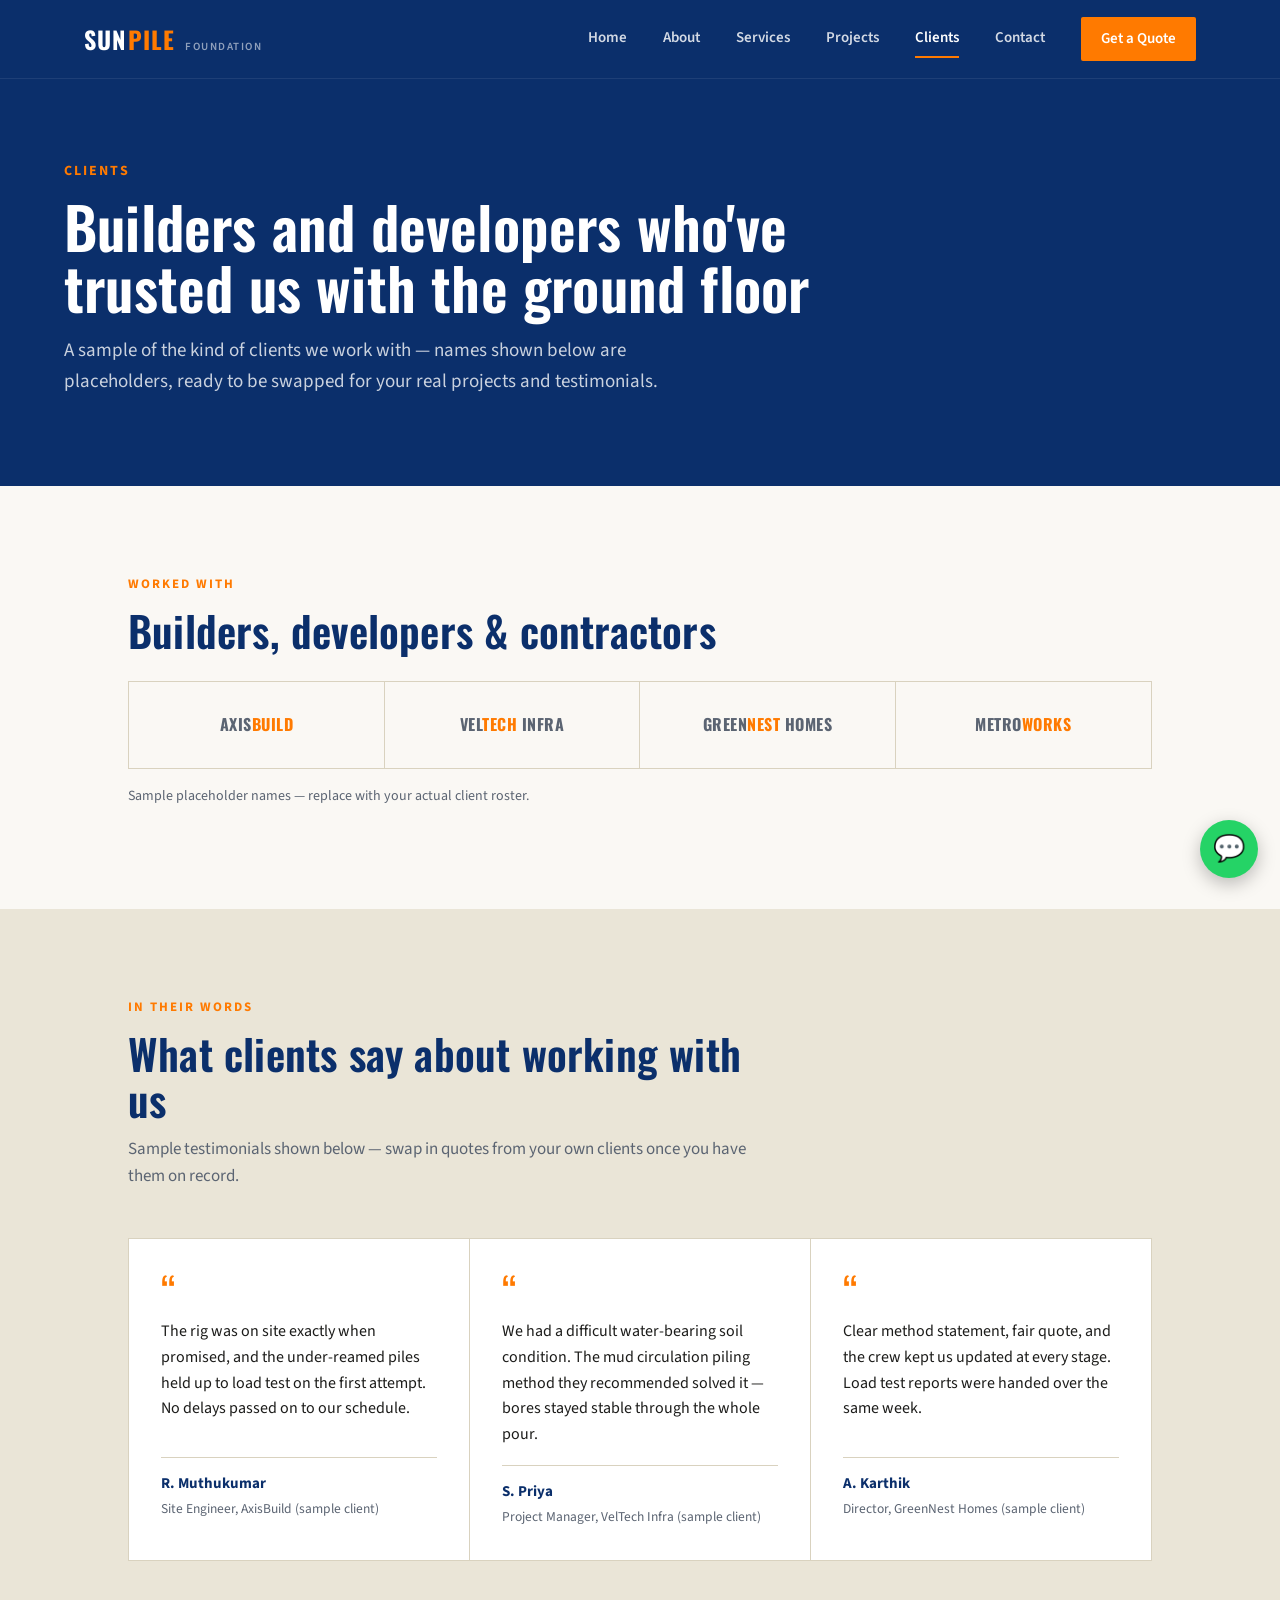
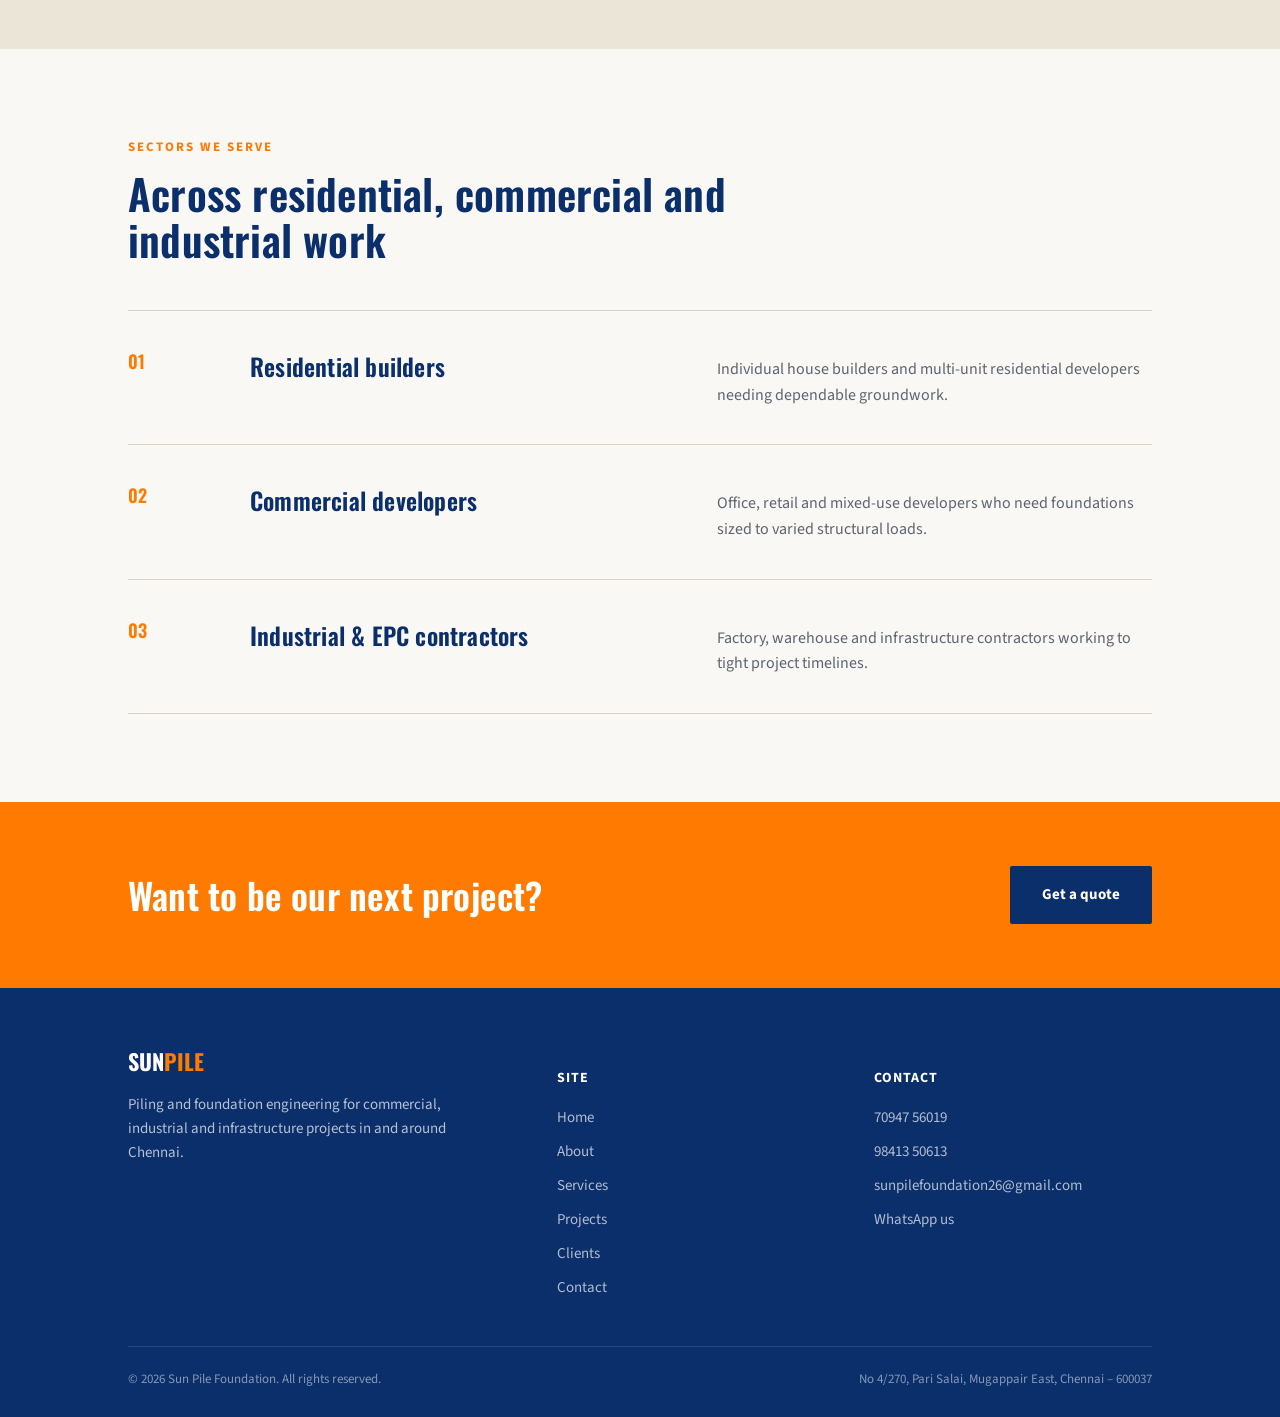
<file: clients.html>
<!DOCTYPE html>
<html lang="en">
<head>
<meta charset="UTF-8">
<meta name="viewport" content="width=device-width, initial-scale=1.0">
<title>Clients | Sun Pile Foundation</title>
<meta name="description" content="Builders, developers and contractors who have trusted Sun Pile Foundation with their piling and foundation work.">
<link rel="stylesheet" href="./style.css">
</head>
<body data-page="clients">

<header class="site-header">
  <div class="wrap">
    <a href="index.html" class="logo">SUN<span>PILE</span><small>FOUNDATION</small></a>
    <nav class="nav-links" id="navLinks">
      <a href="index.html">Home</a>
      <a href="about.html">About</a>
      <a href="services.html">Services</a>
      <a href="projects.html">Projects</a>
      <a href="clients.html" aria-current="page">Clients</a>
      <a href="contact.html">Contact</a>
      <a href="contact.html" class="nav-cta">Get a Quote</a>
    </nav>
    <button class="nav-toggle" aria-label="Toggle menu" aria-expanded="false">
      <span></span><span></span><span></span>
    </button>
  </div>
</header>

<section class="page-hero">
  <div class="wrap">
    <span class="kicker">Clients</span>
    <h1>Builders and developers who've trusted us with the ground floor</h1>
    <p class="lede">A sample of the kind of clients we work with — names shown below are placeholders, ready to be swapped for your real projects and testimonials.</p>
  </div>
</section>

<section aria-label="Client logos">
  <div class="wrap">
    <div class="section-head" style="margin-bottom:28px;">
      <span class="eyebrow">Worked with</span>
      <h2>Builders, developers &amp; contractors</h2>
    </div>
    <div class="logo-strip">
      <div><span class="mark">AXIS<span>BUILD</span></span></div>
      <div><span class="mark">VEL<span>TECH</span> INFRA</span></div>
      <div><span class="mark">GREEN<span>NEST</span> HOMES</span></div>
      <div><span class="mark">METRO<span>WORKS</span></span></div>
    </div>
    <p style="color:var(--steel);font-size:14px;margin-top:16px;">Sample placeholder names — replace with your actual client roster.</p>
  </div>
</section>

<section class="section-alt" aria-label="Client testimonials">
  <div class="wrap">
    <div class="section-head">
      <span class="eyebrow">In their words</span>
      <h2>What clients say about working with us</h2>
      <p>Sample testimonials shown below — swap in quotes from your own clients once you have them on record.</p>
    </div>

    <div class="testimonial-grid">
      <div class="testimonial">
        <span class="quote-mark">&ldquo;</span>
        <p class="quote">The rig was on site exactly when promised, and the under-reamed piles held up to load test on the first attempt. No delays passed on to our schedule.</p>
        <div class="who">
          <div class="name">R. Muthukumar</div>
          <div class="role">Site Engineer, AxisBuild (sample client)</div>
        </div>
      </div>
      <div class="testimonial">
        <span class="quote-mark">&ldquo;</span>
        <p class="quote">We had a difficult water-bearing soil condition. The mud circulation piling method they recommended solved it — bores stayed stable through the whole pour.</p>
        <div class="who">
          <div class="name">S. Priya</div>
          <div class="role">Project Manager, VelTech Infra (sample client)</div>
        </div>
      </div>
      <div class="testimonial">
        <span class="quote-mark">&ldquo;</span>
        <p class="quote">Clear method statement, fair quote, and the crew kept us updated at every stage. Load test reports were handed over the same week.</p>
        <div class="who">
          <div class="name">A. Karthik</div>
          <div class="role">Director, GreenNest Homes (sample client)</div>
        </div>
      </div>
    </div>
  </div>
</section>

<section aria-label="Client industries">
  <div class="wrap">
    <div class="section-head">
      <span class="eyebrow">Sectors we serve</span>
      <h2>Across residential, commercial and industrial work</h2>
    </div>
    <div class="spec-list">
      <div class="spec-row">
        <div class="code">01</div>
        <h3>Residential builders</h3>
        <p>Individual house builders and multi-unit residential developers needing dependable groundwork.</p>
      </div>
      <div class="spec-row">
        <div class="code">02</div>
        <h3>Commercial developers</h3>
        <p>Office, retail and mixed-use developers who need foundations sized to varied structural loads.</p>
      </div>
      <div class="spec-row">
        <div class="code">03</div>
        <h3>Industrial &amp; EPC contractors</h3>
        <p>Factory, warehouse and infrastructure contractors working to tight project timelines.</p>
      </div>
    </div>
  </div>
</section>

<section class="cta-band">
  <div class="wrap">
    <h2>Want to be our next project?</h2>
    <a href="contact.html" class="btn btn-primary">Get a quote</a>
  </div>
</section>

<footer>
  <div class="wrap">
    <div class="footer-grid">
      <div>
        <div class="footer-logo">SUN<span>PILE</span></div>
        <p style="margin-top:14px;font-size:15px;max-width:320px;">Piling and foundation engineering for commercial, industrial and infrastructure projects in and around Chennai.</p>
      </div>
      <div>
        <h5>SITE</h5>
        <a href="index.html">Home</a>
        <a href="about.html">About</a>
        <a href="services.html">Services</a>
        <a href="projects.html">Projects</a>
        <a href="clients.html">Clients</a>
        <a href="contact.html">Contact</a>
      </div>
      <div>
        <h5>CONTACT</h5>
        <a href="tel:7094756019">70947 56019</a>
        <a href="tel:9841350613">98413 50613</a>
        <a href="mailto:sunpilefoundation26@gmail.com">sunpilefoundation26@gmail.com</a>
        <a href="https://wa.me/917094756019" target="_blank" rel="noopener">WhatsApp us</a>
      </div>
    </div>
    <div class="bottom">
      <span>© 2026 Sun Pile Foundation. All rights reserved.</span>
      <span>No 4/270, Pari Salai, Mugappair East, Chennai – 600037</span>
    </div>
  </div>
</footer>

<a class="wa-float" href="https://wa.me/917094756019" target="_blank" rel="noopener" aria-label="Chat on WhatsApp">💬</a>

<script src="./script.js"></script>
</body>
</html>
</file>
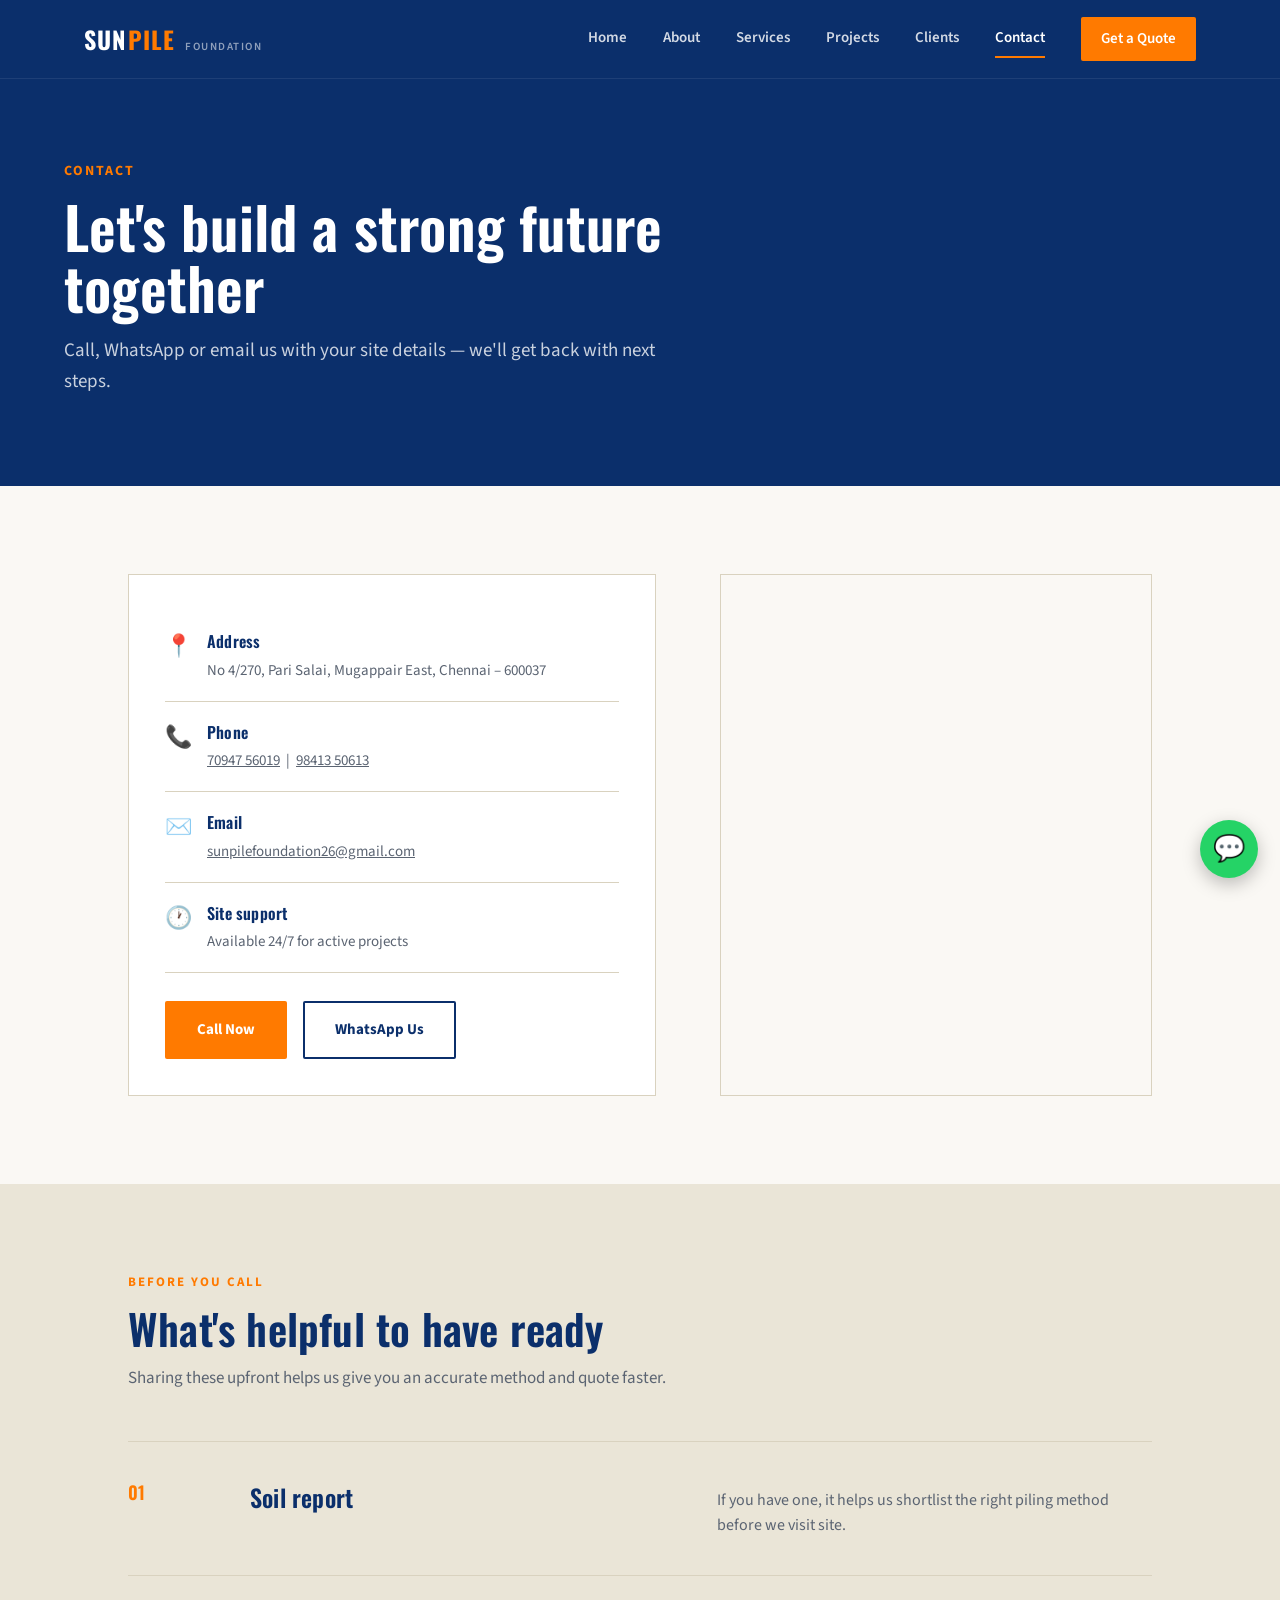
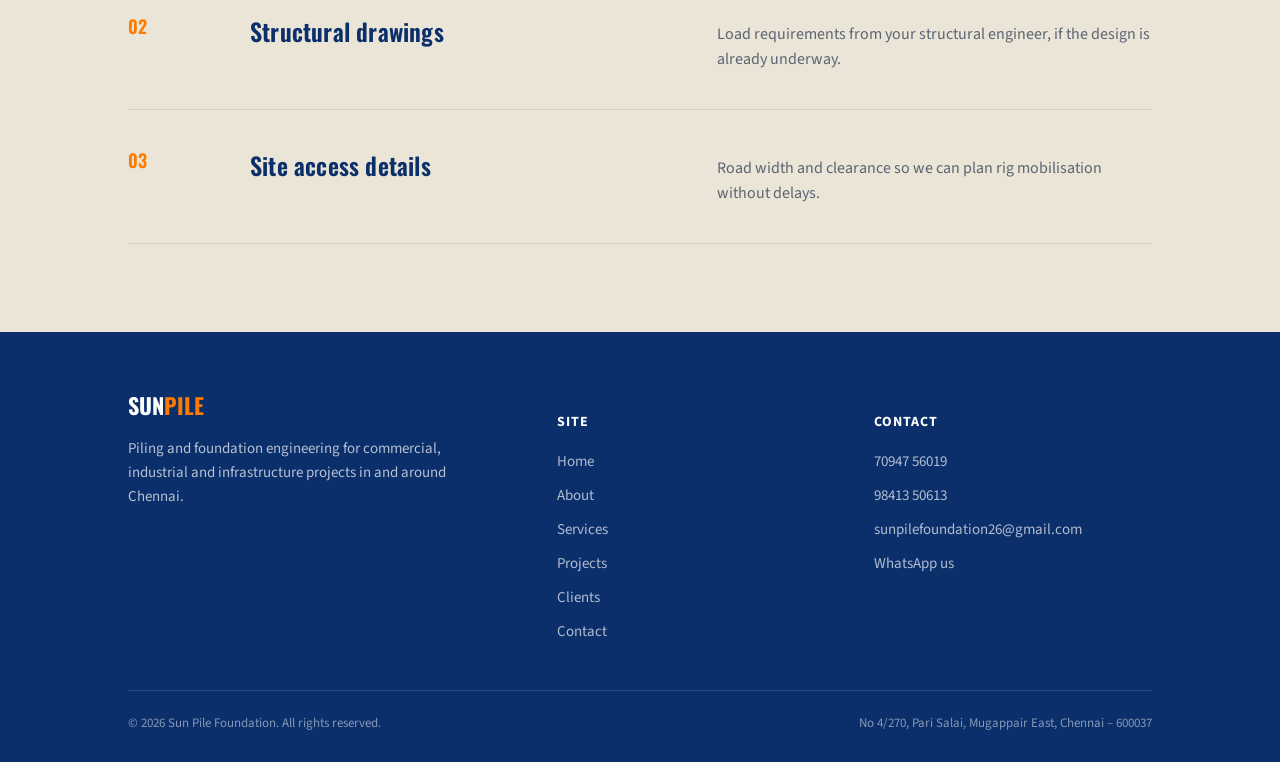
<file: contact.html>
<!DOCTYPE html>
<html lang="en">
<head>
<meta charset="UTF-8">
<meta name="viewport" content="width=device-width, initial-scale=1.0">
<title>Contact | Sun Pile Foundation</title>
<meta name="description" content="Get in touch with Sun Pile Foundation in Mugappair East, Chennai for piling and foundation engineering quotes and site visits.">
<link rel="stylesheet" href="./style.css">
</head>
<body data-page="contact">

<header class="site-header">
  <div class="wrap">
    <a href="index.html" class="logo">SUN<span>PILE</span><small>FOUNDATION</small></a>
    <nav class="nav-links" id="navLinks">
      <a href="index.html">Home</a>
      <a href="about.html">About</a>
      <a href="services.html">Services</a>
      <a href="projects.html">Projects</a>
      <a href="clients.html">Clients</a>
      <a href="contact.html" aria-current="page">Contact</a>
      <a href="contact.html" class="nav-cta">Get a Quote</a>
    </nav>
    <button class="nav-toggle" aria-label="Toggle menu" aria-expanded="false">
      <span></span><span></span><span></span>
    </button>
  </div>
</header>

<section class="page-hero">
  <div class="wrap">
    <span class="kicker">Contact</span>
    <h1>Let's build a strong future together</h1>
    <p class="lede">Call, WhatsApp or email us with your site details — we'll get back with next steps.</p>
  </div>
</section>

<section>
  <div class="wrap">
    <div class="contact-grid">

      <div class="contact-card">
        <div class="contact-item">
          <div class="ic">📍</div>
          <div>
            <h4>Address</h4>
            <p>No 4/270, Pari Salai, Mugappair East, Chennai – 600037</p>
          </div>
        </div>
        <div class="contact-item">
          <div class="ic">📞</div>
          <div>
            <h4>Phone</h4>
            <p><a href="tel:7094756019">70947 56019</a> &nbsp;|&nbsp; <a href="tel:9841350613">98413 50613</a></p>
          </div>
        </div>
        <div class="contact-item">
          <div class="ic">✉️</div>
          <div>
            <h4>Email</h4>
            <p><a href="mailto:sunpilefoundation26@gmail.com">sunpilefoundation26@gmail.com</a></p>
          </div>
        </div>
        <div class="contact-item">
          <div class="ic">🕐</div>
          <div>
            <h4>Site support</h4>
            <p>Available 24/7 for active projects</p>
          </div>
        </div>

        <div class="hero-actions" style="margin-top:28px;">
          <a href="tel:7094756019" class="btn btn-primary">Call Now</a>
          <a href="https://wa.me/917094756019" target="_blank" rel="noopener" class="btn btn-outline">WhatsApp Us</a>
        </div>
      </div>

      <div class="map-frame">
        <iframe
          src="https://maps.google.com/maps?q=No%204%2F270%2C%20Pari%20Salai%2C%20Mugappair%20East%2C%20Chennai%20600037&t=&z=15&ie=UTF8&output=embed"
          loading="lazy"
          referrerpolicy="no-referrer-when-downgrade"
          title="Sun Pile Foundation location on map">
        </iframe>
      </div>

    </div>
  </div>
</section>

<section class="section-alt" aria-label="Before you contact us">
  <div class="wrap">
    <div class="section-head">
      <span class="eyebrow">Before you call</span>
      <h2>What's helpful to have ready</h2>
      <p>Sharing these upfront helps us give you an accurate method and quote faster.</p>
    </div>
    <div class="spec-list">
      <div class="spec-row">
        <div class="code">01</div>
        <h3>Soil report</h3>
        <p>If you have one, it helps us shortlist the right piling method before we visit site.</p>
      </div>
      <div class="spec-row">
        <div class="code">02</div>
        <h3>Structural drawings</h3>
        <p>Load requirements from your structural engineer, if the design is already underway.</p>
      </div>
      <div class="spec-row">
        <div class="code">03</div>
        <h3>Site access details</h3>
        <p>Road width and clearance so we can plan rig mobilisation without delays.</p>
      </div>
    </div>
  </div>
</section>

<footer>
  <div class="wrap">
    <div class="footer-grid">
      <div>
        <div class="footer-logo">SUN<span>PILE</span></div>
        <p style="margin-top:14px;font-size:15px;max-width:320px;">Piling and foundation engineering for commercial, industrial and infrastructure projects in and around Chennai.</p>
      </div>
      <div>
        <h5>SITE</h5>
        <a href="index.html">Home</a>
        <a href="about.html">About</a>
        <a href="services.html">Services</a>
        <a href="projects.html">Projects</a>
        <a href="clients.html">Clients</a>
        <a href="contact.html">Contact</a>
      </div>
      <div>
        <h5>CONTACT</h5>
        <a href="tel:7094756019">70947 56019</a>
        <a href="tel:9841350613">98413 50613</a>
        <a href="mailto:sunpilefoundation26@gmail.com">sunpilefoundation26@gmail.com</a>
        <a href="https://wa.me/917094756019" target="_blank" rel="noopener">WhatsApp us</a>
      </div>
    </div>
    <div class="bottom">
      <span>© 2026 Sun Pile Foundation. All rights reserved.</span>
      <span>No 4/270, Pari Salai, Mugappair East, Chennai – 600037</span>
    </div>
  </div>
</footer>

<a class="wa-float" href="https://wa.me/917094756019" target="_blank" rel="noopener" aria-label="Chat on WhatsApp">💬</a>

<script src="./script.js"></script>
</body>
</html>
</file>
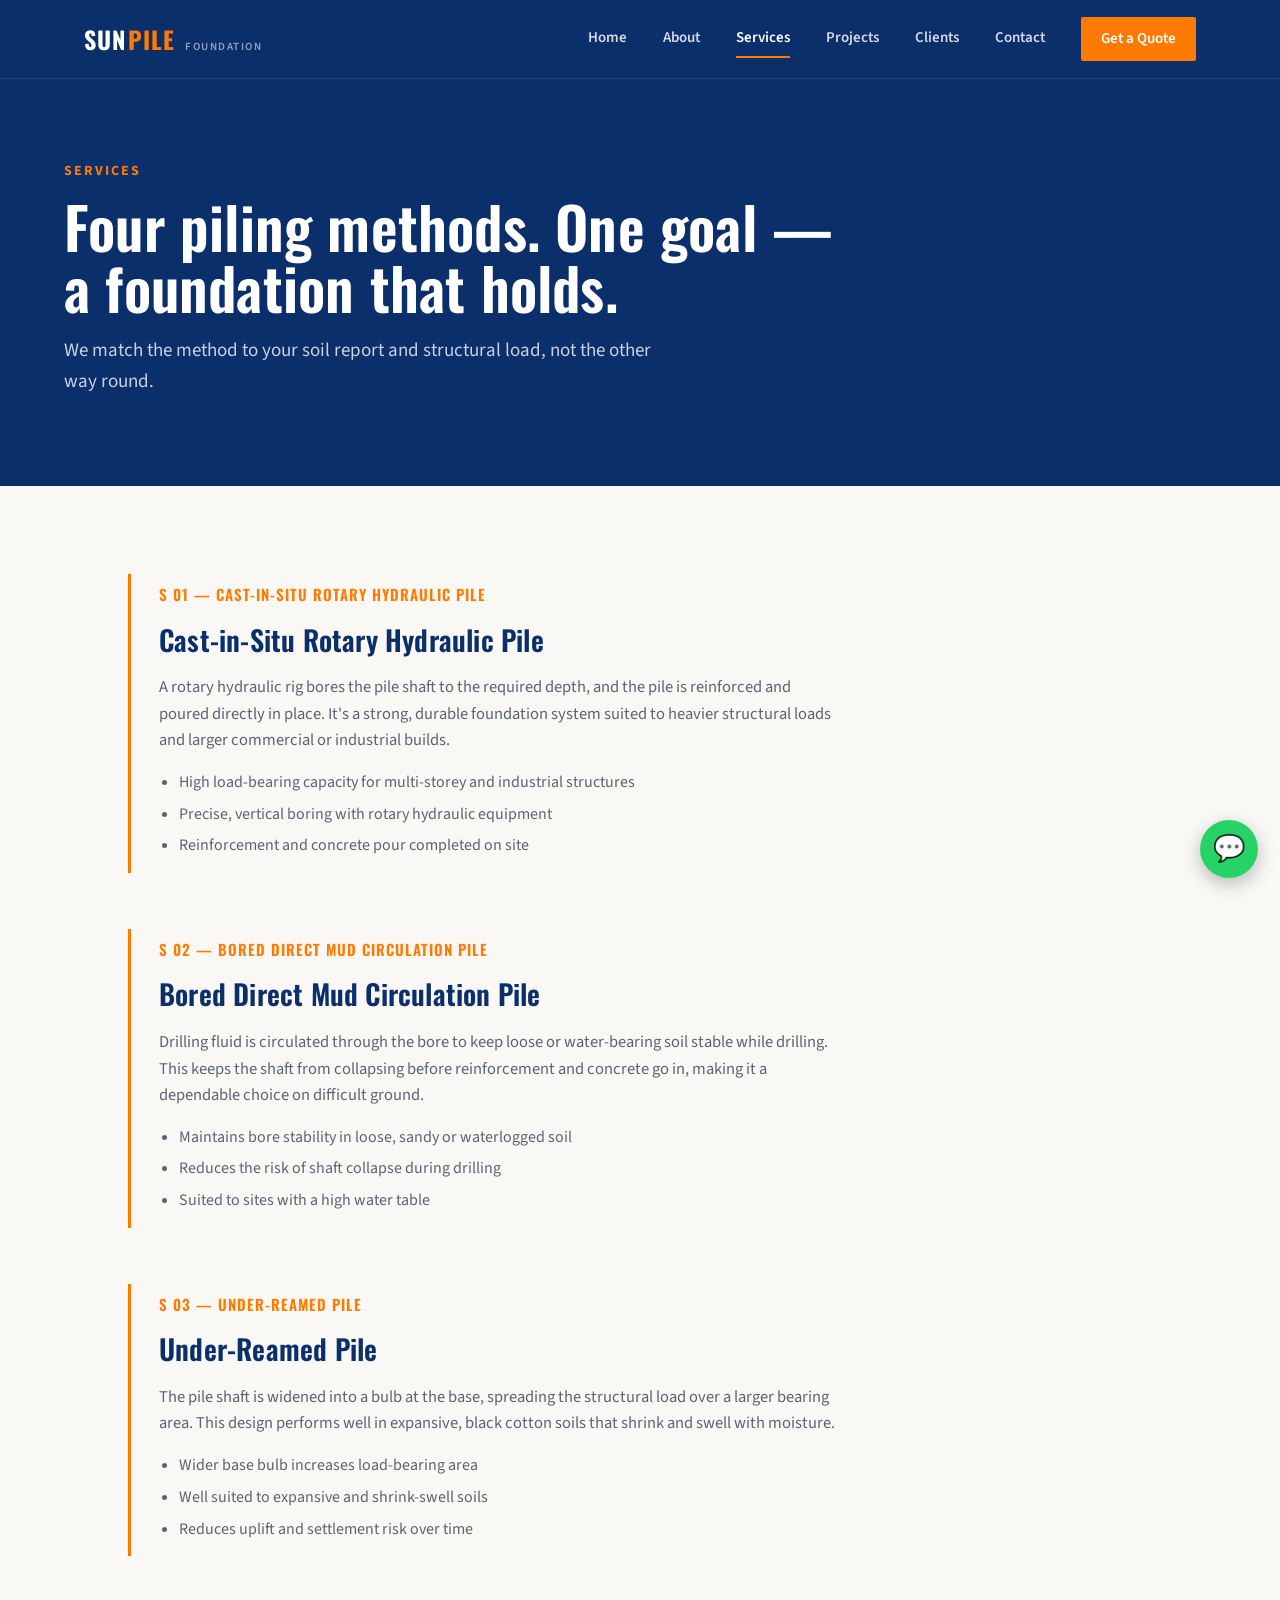
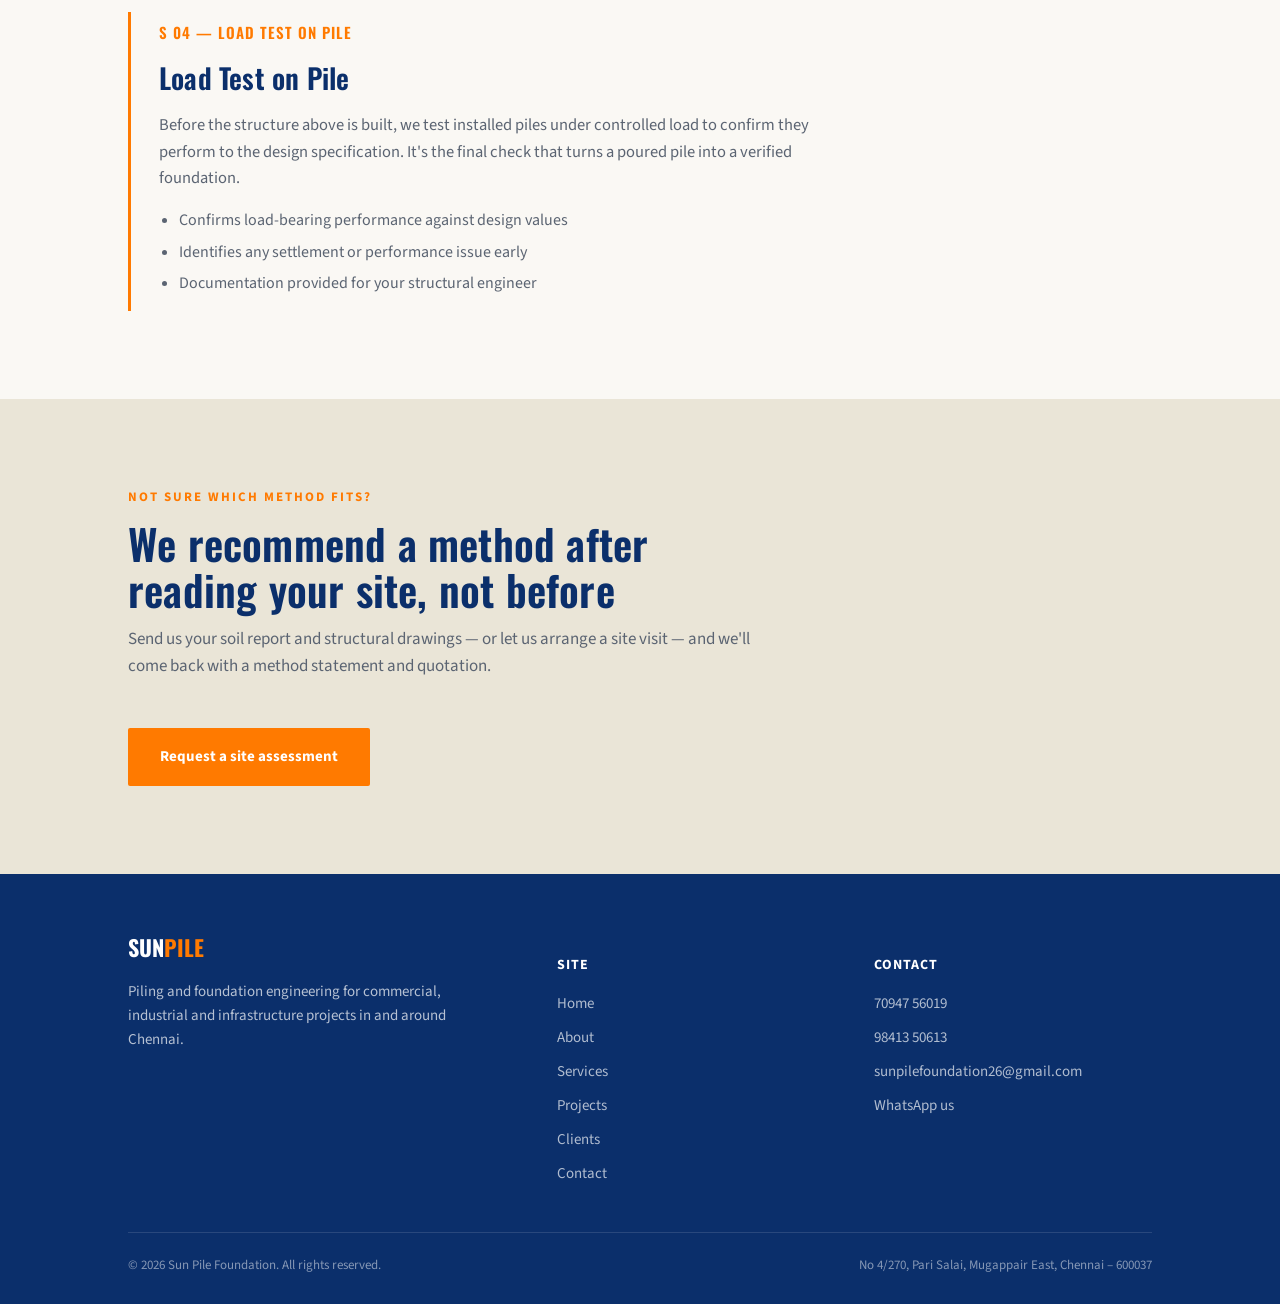
<file: services.html>
<!DOCTYPE html>
<html lang="en">
<head>
<meta charset="UTF-8">
<meta name="viewport" content="width=device-width, initial-scale=1.0">
<title>Services | Sun Pile Foundation</title>
<meta name="description" content="Cast-in-situ rotary hydraulic piling, bored direct mud circulation piling, under-reamed piling and pile load testing from Sun Pile Foundation.">
<link rel="stylesheet" href="./style.css">
</head>
<body data-page="services">

<header class="site-header">
  <div class="wrap">
    <a href="index.html" class="logo">SUN<span>PILE</span><small>FOUNDATION</small></a>
    <nav class="nav-links" id="navLinks">
      <a href="index.html">Home</a>
      <a href="about.html">About</a>
      <a href="services.html" aria-current="page">Services</a>
      <a href="projects.html">Projects</a>
      <a href="clients.html">Clients</a>
      <a href="contact.html">Contact</a>
      <a href="contact.html" class="nav-cta">Get a Quote</a>
    </nav>
    <button class="nav-toggle" aria-label="Toggle menu" aria-expanded="false">
      <span></span><span></span><span></span>
    </button>
  </div>
</header>

<section class="page-hero">
  <div class="wrap">
    <span class="kicker">Services</span>
    <h1>Four piling methods. One goal — a foundation that holds.</h1>
    <p class="lede">We match the method to your soil report and structural load, not the other way round.</p>
  </div>
</section>

<section>
  <div class="wrap">

    <div class="detail-block">
      <span class="code">S 01 — CAST-IN-SITU ROTARY HYDRAULIC PILE</span>
      <h3>Cast-in-Situ Rotary Hydraulic Pile</h3>
      <p>A rotary hydraulic rig bores the pile shaft to the required depth, and the pile is reinforced and poured directly in place. It's a strong, durable foundation system suited to heavier structural loads and larger commercial or industrial builds.</p>
      <ul>
        <li>High load-bearing capacity for multi-storey and industrial structures</li>
        <li>Precise, vertical boring with rotary hydraulic equipment</li>
        <li>Reinforcement and concrete pour completed on site</li>
      </ul>
    </div>

    <div class="detail-block">
      <span class="code">S 02 — BORED DIRECT MUD CIRCULATION PILE</span>
      <h3>Bored Direct Mud Circulation Pile</h3>
      <p>Drilling fluid is circulated through the bore to keep loose or water-bearing soil stable while drilling. This keeps the shaft from collapsing before reinforcement and concrete go in, making it a dependable choice on difficult ground.</p>
      <ul>
        <li>Maintains bore stability in loose, sandy or waterlogged soil</li>
        <li>Reduces the risk of shaft collapse during drilling</li>
        <li>Suited to sites with a high water table</li>
      </ul>
    </div>

    <div class="detail-block">
      <span class="code">S 03 — UNDER-REAMED PILE</span>
      <h3>Under-Reamed Pile</h3>
      <p>The pile shaft is widened into a bulb at the base, spreading the structural load over a larger bearing area. This design performs well in expansive, black cotton soils that shrink and swell with moisture.</p>
      <ul>
        <li>Wider base bulb increases load-bearing area</li>
        <li>Well suited to expansive and shrink-swell soils</li>
        <li>Reduces uplift and settlement risk over time</li>
      </ul>
    </div>

    <div class="detail-block">
      <span class="code">S 04 — LOAD TEST ON PILE</span>
      <h3>Load Test on Pile</h3>
      <p>Before the structure above is built, we test installed piles under controlled load to confirm they perform to the design specification. It's the final check that turns a poured pile into a verified foundation.</p>
      <ul>
        <li>Confirms load-bearing performance against design values</li>
        <li>Identifies any settlement or performance issue early</li>
        <li>Documentation provided for your structural engineer</li>
      </ul>
    </div>

  </div>
</section>

<section class="section-alt" aria-label="Choosing a method">
  <div class="wrap">
    <div class="section-head">
      <span class="eyebrow">Not sure which method fits?</span>
      <h2>We recommend a method after reading your site, not before</h2>
      <p>Send us your soil report and structural drawings — or let us arrange a site visit — and we'll come back with a method statement and quotation.</p>
    </div>
    <a href="contact.html" class="btn btn-primary">Request a site assessment</a>
  </div>
</section>

<footer>
  <div class="wrap">
    <div class="footer-grid">
      <div>
        <div class="footer-logo">SUN<span>PILE</span></div>
        <p style="margin-top:14px;font-size:15px;max-width:320px;">Piling and foundation engineering for commercial, industrial and infrastructure projects in and around Chennai.</p>
      </div>
      <div>
        <h5>SITE</h5>
        <a href="index.html">Home</a>
        <a href="about.html">About</a>
        <a href="services.html">Services</a>
        <a href="projects.html">Projects</a>
        <a href="clients.html">Clients</a>
        <a href="contact.html">Contact</a>
      </div>
      <div>
        <h5>CONTACT</h5>
        <a href="tel:7094756019">70947 56019</a>
        <a href="tel:9841350613">98413 50613</a>
        <a href="mailto:sunpilefoundation26@gmail.com">sunpilefoundation26@gmail.com</a>
        <a href="https://wa.me/917094756019" target="_blank" rel="noopener">WhatsApp us</a>
      </div>
    </div>
    <div class="bottom">
      <span>© 2026 Sun Pile Foundation. All rights reserved.</span>
      <span>No 4/270, Pari Salai, Mugappair East, Chennai – 600037</span>
    </div>
  </div>
</footer>

<a class="wa-float" href="https://wa.me/917094756019" target="_blank" rel="noopener" aria-label="Chat on WhatsApp">💬</a>

<script src="./script.js"></script>
</body>
</html>
</file>
<file: style.css>
/* =========================================================
   SUN PILE FOUNDATION — design tokens
   ========================================================= */
@import url('https://fonts.googleapis.com/css2?family=Oswald:wght@500;600;700&family=Source+Sans+3:ital,wght@0,400;0,600;0,700;1,400&display=swap');

:root{
  /* colour */
  --navy:        #0b2f6b;
  --navy-deep:   #071c40;
  --orange:      #ff7a00;
  --orange-deep: #d96400;
  --concrete:    #eae5d7;   /* warm poured-concrete tone for alt sections */
  --paper:       #faf8f4;   /* base background, off-white like a spec sheet */
  --ink:         #1c1c1a;
  --steel:       #5b6472;
  --line:        #d9d2bf;   /* hairline rule colour */
  --white:       #ffffff;

  /* type */
  --f-head: 'Oswald', 'Arial Narrow', sans-serif;
  --f-body: 'Source Sans 3', Arial, sans-serif;

  /* scale */
  --gutter: clamp(20px, 6vw, 64px);
  --maxw: 1240px;
}

*{box-sizing:border-box;}
html{scroll-behavior:smooth;}
body{
  margin:0;
  font-family:var(--f-body);
  color:var(--ink);
  background:var(--paper);
  line-height:1.6;
  -webkit-font-smoothing:antialiased;
}
img{max-width:100%;display:block;}
a{color:inherit;}
h1,h2,h3,h4{
  font-family:var(--f-head);
  font-weight:600;
  letter-spacing:.2px;
  margin:0;
  color:var(--navy);
}
p{margin:0 0 1em;}
.wrap{max-width:var(--maxw);margin:0 auto;padding:0 var(--gutter);}
:focus-visible{outline:3px solid var(--orange);outline-offset:2px;}
@media (prefers-reduced-motion: reduce){
  *{animation-duration:.001ms !important;transition-duration:.001ms !important;}
  html{scroll-behavior:auto;}
}

/* =========================================================
   HEADER / NAV
   ========================================================= */
.site-header{
  position:fixed;top:0;left:0;right:0;z-index:1000;
  background:var(--navy);
  border-bottom:1px solid rgba(255,255,255,.08);
}
.site-header .wrap{
  display:flex;align-items:center;justify-content:space-between;
  height:78px;
}
.logo{
  font-family:var(--f-head);
  font-size:24px;font-weight:700;letter-spacing:1px;
  color:var(--white);text-decoration:none;
  display:flex;align-items:baseline;gap:2px;
}
.logo span{color:var(--orange);}
.logo small{
  font-family:var(--f-body);font-weight:600;font-size:11px;
  color:rgba(255,255,255,.55);letter-spacing:1.5px;margin-left:8px;
}
.nav-links{display:flex;align-items:center;gap:36px;}
.nav-links a{
  text-decoration:none;color:rgba(255,255,255,.82);
  font-weight:600;font-size:15px;
  padding:6px 0;border-bottom:2px solid transparent;
}
.nav-links a:hover,.nav-links a[aria-current="page"]{
  color:var(--white);border-bottom-color:var(--orange);
}
.nav-cta{
  background:var(--orange);color:var(--white) !important;
  padding:10px 20px !important;border-radius:2px;
  border-bottom:none !important;
}
.nav-cta:hover{background:var(--orange-deep);}
.nav-toggle{
  display:none;background:none;border:none;cursor:pointer;
  width:40px;height:40px;position:relative;
}
.nav-toggle span{
  position:absolute;left:8px;right:8px;height:2px;background:var(--white);
  transition:transform .25s, opacity .25s;
}
.nav-toggle span:nth-child(1){top:13px;}
.nav-toggle span:nth-child(2){top:19px;}
.nav-toggle span:nth-child(3){top:25px;}
.nav-toggle.open span:nth-child(1){transform:translateY(6px) rotate(45deg);}
.nav-toggle.open span:nth-child(2){opacity:0;}
.nav-toggle.open span:nth-child(3){transform:translateY(-6px) rotate(-45deg);}

@media (max-width:880px){
  .nav-toggle{display:block;}
  .nav-links{
    position:fixed;top:78px;right:0;height:calc(100% - 78px);width:min(78vw,320px);
    background:var(--navy-deep);
    flex-direction:column;align-items:flex-start;gap:0;
    padding:20px var(--gutter);
    transform:translateX(100%);transition:transform .3s ease;
    box-shadow:-8px 0 24px rgba(0,0,0,.25);
  }
  .nav-links.open{transform:translateX(0);}
  .nav-links a{width:100%;padding:16px 0;border-bottom:1px solid rgba(255,255,255,.1);}
  .nav-links a:hover,.nav-links a[aria-current="page"]{border-bottom-color:rgba(255,255,255,.1);}
  .nav-cta{margin-top:16px;text-align:center;}
}

/* =========================================================
   PAGE HERO (interior pages)
   ========================================================= */
.page-hero{
  padding:160px var(--gutter) 70px;
  background:var(--navy);
  color:var(--white);
  position:relative;
  overflow:hidden;
}
.page-hero .wrap{position:relative;z-index:2;padding:0;}
.page-hero .kicker{
  color:var(--orange);font-weight:700;font-size:14px;
  letter-spacing:2px;text-transform:uppercase;margin-bottom:14px;display:block;
}
.page-hero h1{
  color:var(--white);font-size:clamp(36px,6vw,58px);line-height:1.05;
  max-width:800px;
}
.page-hero p.lede{
  font-family:var(--f-body);font-size:19px;color:rgba(255,255,255,.78);
  max-width:620px;margin-top:18px;
}

/* =========================================================
   SECTIONS / UTILITIES
   ========================================================= */
section{padding:88px var(--gutter);}
.section-alt{background:var(--concrete);}
.eyebrow{
  color:var(--orange);font-weight:700;font-size:13px;
  letter-spacing:2px;text-transform:uppercase;margin-bottom:12px;display:block;
}
.section-head{max-width:640px;margin-bottom:48px;}
.section-head h2{font-size:clamp(30px,4vw,42px);line-height:1.1;}
.section-head p{font-size:17px;color:var(--steel);margin-top:14px;}

.btn{
  display:inline-flex;align-items:center;gap:10px;
  padding:15px 30px;border-radius:2px;font-weight:700;font-size:15px;
  text-decoration:none;cursor:pointer;border:2px solid transparent;
  font-family:var(--f-body);
}
.btn-primary{background:var(--orange);color:var(--white);}
.btn-primary:hover{background:var(--orange-deep);}
.btn-ghost{border-color:rgba(255,255,255,.4);color:var(--white);background:transparent;}
.btn-ghost:hover{border-color:var(--white);}
.btn-outline{border-color:var(--navy);color:var(--navy);background:transparent;}
.btn-outline:hover{background:var(--navy);color:var(--white);}
.hero-actions{display:flex;gap:16px;flex-wrap:wrap;margin-top:32px;}

/* hairline divider */
.rule{border:none;border-top:1px solid var(--line);margin:0;}

/* =========================================================
   HOME HERO
   ========================================================= */
.home-hero{
  min-height:92vh;display:flex;align-items:flex-end;
  padding:180px var(--gutter) 0;
  background:
    linear-gradient(180deg, rgba(7,28,64,.55) 0%, rgba(7,28,64,.88) 78%),
    url('https://images.unsplash.com/photo-1653315918982-4afe82e450a6?auto=format&fit=crop&w=2400&q=70')
    center/cover no-repeat;
  color:var(--white);
  position:relative;
}
.home-hero .wrap{padding-bottom:64px;}
.home-hero h1{
  color:var(--white);font-size:clamp(42px,7.5vw,84px);line-height:.98;
  max-width:820px;
}
.home-hero h1 .accent{color:var(--orange);}
.home-hero p.lede{
  font-size:20px;color:rgba(255,255,255,.85);max-width:600px;margin-top:20px;
}
.hero-strip{
  display:grid;grid-template-columns:repeat(4,1fr);
  border-top:1px solid rgba(255,255,255,.18);
  margin-top:56px;
}
.hero-strip div{
  padding:22px var(--gutter) 22px 0;
  border-right:1px solid rgba(255,255,255,.18);
}
.hero-strip div:last-child{border-right:none;}
.hero-strip .num{font-family:var(--f-head);font-size:clamp(24px,3.5vw,34px);color:var(--white);font-weight:600;}
.hero-strip .lbl{font-size:13px;color:rgba(255,255,255,.65);margin-top:4px;letter-spacing:.3px;}
@media (max-width:720px){
  .hero-strip{grid-template-columns:repeat(2,1fr);}
  .hero-strip div{border-right:1px solid rgba(255,255,255,.18);padding:18px;}
  .hero-strip div:nth-child(2n){border-right:none;}
}

/* =========================================================
   ABOUT SPLIT
   ========================================================= */
.split{
  display:grid;grid-template-columns:1fr 1fr;gap:64px;align-items:center;
  max-width:var(--maxw);margin:0 auto;
}
.split.reverse{direction:rtl;}
.split.reverse > *{direction:ltr;}
.split img{border-radius:2px;}
.split .frame{position:relative;}
.split .frame::before{
  content:'';position:absolute;inset:-14px -14px auto auto;
  width:60%;height:60%;border:2px solid var(--orange);z-index:-1;
}
@media (max-width:860px){
  .split{grid-template-columns:1fr;gap:32px;}
  .split.reverse{direction:ltr;}
}

/* =========================================================
   SPEC LIST (services)
   ========================================================= */
.spec-list{border-top:1px solid var(--line);}
.spec-row{
  display:grid;grid-template-columns:90px 1fr 1fr;gap:32px;
  padding:36px 0;border-bottom:1px solid var(--line);
}
.spec-row .code{
  font-family:var(--f-head);color:var(--orange);font-size:18px;font-weight:600;
}
.spec-row h3{font-size:24px;}
.spec-row p{color:var(--steel);margin:10px 0 0;font-size:16px;}
@media (max-width:760px){
  .spec-row{grid-template-columns:1fr;gap:8px;}
}

/* service detail cards (services page body) */
.detail-block{
  border-left:3px solid var(--orange);
  padding:8px 0 8px 28px;
  margin-bottom:56px;
}
.detail-block:last-child{margin-bottom:0;}
.detail-block .code{color:var(--orange);font-family:var(--f-head);font-weight:600;font-size:15px;letter-spacing:1px;}
.detail-block h3{font-size:28px;margin-top:8px;}
.detail-block p{color:var(--steel);font-size:16.5px;max-width:680px;margin-top:12px;}
.detail-block ul{margin:16px 0 0;padding-left:20px;color:var(--steel);}
.detail-block li{margin-bottom:6px;}

/* =========================================================
   STATS PLATE
   ========================================================= */
.stats{background:var(--navy-deep);color:var(--white);}
.stats-grid{
  display:grid;grid-template-columns:repeat(4,1fr);
  border:1px solid rgba(255,255,255,.18);
}
.stats-grid div{
  padding:38px 24px;border-right:1px solid rgba(255,255,255,.18);text-align:left;
}
.stats-grid div:last-child{border-right:none;}
.stats-grid .num{font-family:var(--f-head);font-size:clamp(32px,4vw,46px);color:var(--orange);font-weight:600;}
.stats-grid .lbl{font-size:14px;color:rgba(255,255,255,.7);margin-top:6px;}
@media (max-width:760px){
  .stats-grid{grid-template-columns:repeat(2,1fr);}
  .stats-grid div{border-bottom:1px solid rgba(255,255,255,.18);}
}

/* =========================================================
   PROJECT GALLERY
   ========================================================= */
.gallery{
  display:grid;grid-template-columns:repeat(3,1fr);gap:20px;
}
.gallery figure{margin:0;position:relative;overflow:hidden;border-radius:2px;}
.gallery img{width:100%;height:320px;object-fit:cover;transition:transform .4s;}
.gallery figure:hover img{transform:scale(1.06);}
.gallery figcaption{
  position:absolute;left:0;right:0;bottom:0;
  padding:18px 20px;
  background:linear-gradient(180deg,transparent,rgba(7,28,64,.9));
  color:var(--white);font-weight:600;font-size:15px;
}
.gallery figure.wide{grid-column:span 2;}
@media (max-width:900px){
  .gallery{grid-template-columns:1fr 1fr;}
  .gallery figure.wide{grid-column:span 2;}
}
@media (max-width:600px){
  .gallery{grid-template-columns:1fr;}
  .gallery figure.wide{grid-column:span 1;}
  .gallery img{height:240px;}
}

/* =========================================================
   PROCESS LIST (home / about)
   ========================================================= */
.process{list-style:none;margin:0;padding:0;border-top:1px solid var(--line);}
.process li{
  display:grid;grid-template-columns:56px 1fr;gap:20px;
  padding:26px 0;border-bottom:1px solid var(--line);
}
.process .step-num{font-family:var(--f-head);color:var(--orange);font-size:22px;font-weight:600;}
.process h4{font-size:19px;}
.process p{color:var(--steel);margin:6px 0 0;font-size:15.5px;}

/* =========================================================
   CONTACT
   ========================================================= */
.contact-grid{display:grid;grid-template-columns:1.1fr .9fr;gap:64px;}
.contact-card{
  background:var(--white);border:1px solid var(--line);padding:36px;
}
.contact-item{display:flex;gap:16px;padding:18px 0;border-bottom:1px solid var(--line);}
.contact-item:last-child{border-bottom:none;}
.contact-item .ic{color:var(--orange);font-size:22px;flex-shrink:0;width:26px;}
.contact-item h4{font-size:16px;margin-bottom:4px;}
.contact-item p{color:var(--steel);margin:0;font-size:15px;}
.map-frame{border:1px solid var(--line);height:100%;min-height:340px;}
.map-frame iframe{width:100%;height:100%;min-height:340px;border:0;display:block;}
@media (max-width:900px){
  .contact-grid{grid-template-columns:1fr;gap:32px;}
}

/* =========================================================
   CTA BAND
   ========================================================= */
.cta-band{
  background:var(--orange);color:var(--white);
  padding:64px var(--gutter);
}
.cta-band .wrap{
  display:flex;justify-content:space-between;align-items:center;gap:24px;flex-wrap:wrap;
}
.cta-band h2{color:var(--white);font-size:clamp(26px,3.5vw,36px);}
.cta-band .btn-primary{background:var(--navy);}
.cta-band .btn-primary:hover{background:var(--navy-deep);}

/* =========================================================
   FOOTER
   ========================================================= */
footer{background:var(--navy);color:rgba(255,255,255,.7);padding:56px var(--gutter) 28px;}
.footer-grid{
  display:grid;grid-template-columns:1.4fr 1fr 1fr;gap:40px;
  padding-bottom:36px;border-bottom:1px solid rgba(255,255,255,.12);
}
.footer-grid h5{
  color:var(--white);font-family:var(--f-body);font-weight:700;
  font-size:14px;letter-spacing:1px;margin-bottom:16px;
}
.footer-grid a{display:block;color:rgba(255,255,255,.68);text-decoration:none;margin-bottom:10px;font-size:15px;}
.footer-grid a:hover{color:var(--orange);}
.footer-logo{font-family:var(--f-head);font-size:22px;color:var(--white);font-weight:700;}
.footer-logo span{color:var(--orange);}
footer .bottom{
  display:flex;justify-content:space-between;flex-wrap:wrap;gap:10px;
  padding-top:22px;font-size:13px;color:rgba(255,255,255,.5);
}
@media (max-width:760px){
  .footer-grid{grid-template-columns:1fr;gap:28px;}
}

/* =========================================================
   WHATSAPP FLOAT
   ========================================================= */
.wa-float{
  position:fixed;right:22px;bottom:22px;width:58px;height:58px;
  background:#25D366;border-radius:50%;
  display:flex;align-items:center;justify-content:center;
  text-decoration:none;color:var(--white);font-size:26px;
  box-shadow:0 6px 18px rgba(0,0,0,.25);z-index:900;
}

/* =========================================================
   GALLERY FILTER TABS
   ========================================================= */
.filter-tabs{
  display:flex;gap:10px;flex-wrap:wrap;margin-bottom:36px;
}
.filter-tabs button{
  font-family:var(--f-body);font-weight:600;font-size:14px;
  padding:10px 20px;border:1px solid var(--line);background:var(--white);
  color:var(--steel);cursor:pointer;border-radius:2px;
}
.filter-tabs button:hover{border-color:var(--orange);color:var(--navy);}
.filter-tabs button.active{
  background:var(--navy);border-color:var(--navy);color:var(--white);
}
.gallery figure{cursor:pointer;}
.gallery figure.hide{display:none;}
.gallery-count{color:var(--steel);font-size:14px;margin-bottom:24px;}

/* =========================================================
   LIGHTBOX
   ========================================================= */
.lightbox{
  position:fixed;inset:0;background:rgba(7,12,24,.92);
  display:none;align-items:center;justify-content:center;
  z-index:2000;padding:40px;
}
.lightbox.open{display:flex;}
.lightbox img{max-width:min(1100px,92vw);max-height:82vh;object-fit:contain;border:1px solid rgba(255,255,255,.15);}
.lightbox .lb-cap{
  position:absolute;left:0;right:0;bottom:24px;text-align:center;
  color:rgba(255,255,255,.85);font-size:15px;font-weight:600;
}
.lightbox .lb-close{
  position:absolute;top:22px;right:28px;
  background:none;border:none;color:var(--white);font-size:32px;
  cursor:pointer;line-height:1;
}
.lightbox .lb-prev,.lightbox .lb-next{
  position:absolute;top:50%;transform:translateY(-50%);
  background:rgba(255,255,255,.08);border:1px solid rgba(255,255,255,.25);
  color:var(--white);width:46px;height:46px;border-radius:50%;
  font-size:20px;cursor:pointer;
}
.lightbox .lb-prev{left:20px;}
.lightbox .lb-next{right:20px;}
@media (max-width:600px){
  .lightbox{padding:16px;}
  .lightbox .lb-prev,.lightbox .lb-next{width:38px;height:38px;font-size:16px;}
}

/* =========================================================
   TESTIMONIALS / CLIENTS
   ========================================================= */
.testimonial-grid{
  display:grid;grid-template-columns:repeat(3,1fr);gap:1px;
  background:var(--line);border:1px solid var(--line);
}
.testimonial{
  background:var(--white);padding:32px;
}
.testimonial .quote-mark{color:var(--orange);font-family:var(--f-head);font-size:40px;line-height:1;display:block;margin-bottom:8px;}
.testimonial p.quote{font-size:16px;color:var(--ink);min-height:120px;}
.testimonial .who{border-top:1px solid var(--line);margin-top:18px;padding-top:14px;}
.testimonial .who .name{font-weight:700;color:var(--navy);font-size:15px;}
.testimonial .who .role{color:var(--steel);font-size:13.5px;margin-top:2px;}
@media (max-width:900px){
  .testimonial-grid{grid-template-columns:1fr;}
}

.logo-strip{
  display:grid;grid-template-columns:repeat(4,1fr);
  border:1px solid var(--line);
}
.logo-strip div{
  padding:30px 20px;border-right:1px solid var(--line);
  display:flex;align-items:center;justify-content:center;
  text-align:center;
}
.logo-strip div:last-child{border-right:none;}
.logo-strip .mark{
  font-family:var(--f-head);font-weight:700;color:var(--steel);
  font-size:16px;letter-spacing:.5px;
}
.logo-strip .mark span{color:var(--orange);}
@media (max-width:760px){
  .logo-strip{grid-template-columns:repeat(2,1fr);}
  .logo-strip div{border-bottom:1px solid var(--line);}
}

.client-industry{
  display:inline-block;padding:4px 12px;border:1px solid var(--orange);
  color:var(--orange);font-size:12px;font-weight:700;letter-spacing:.5px;
  border-radius:2px;margin-bottom:14px;
}

/* =========================================================
   RESPONSIVE TYPE ADJUSTMENTS
   ========================================================= */
@media (max-width:600px){
  section{padding:60px var(--gutter);}
  .split{gap:24px;}
}
</file>
